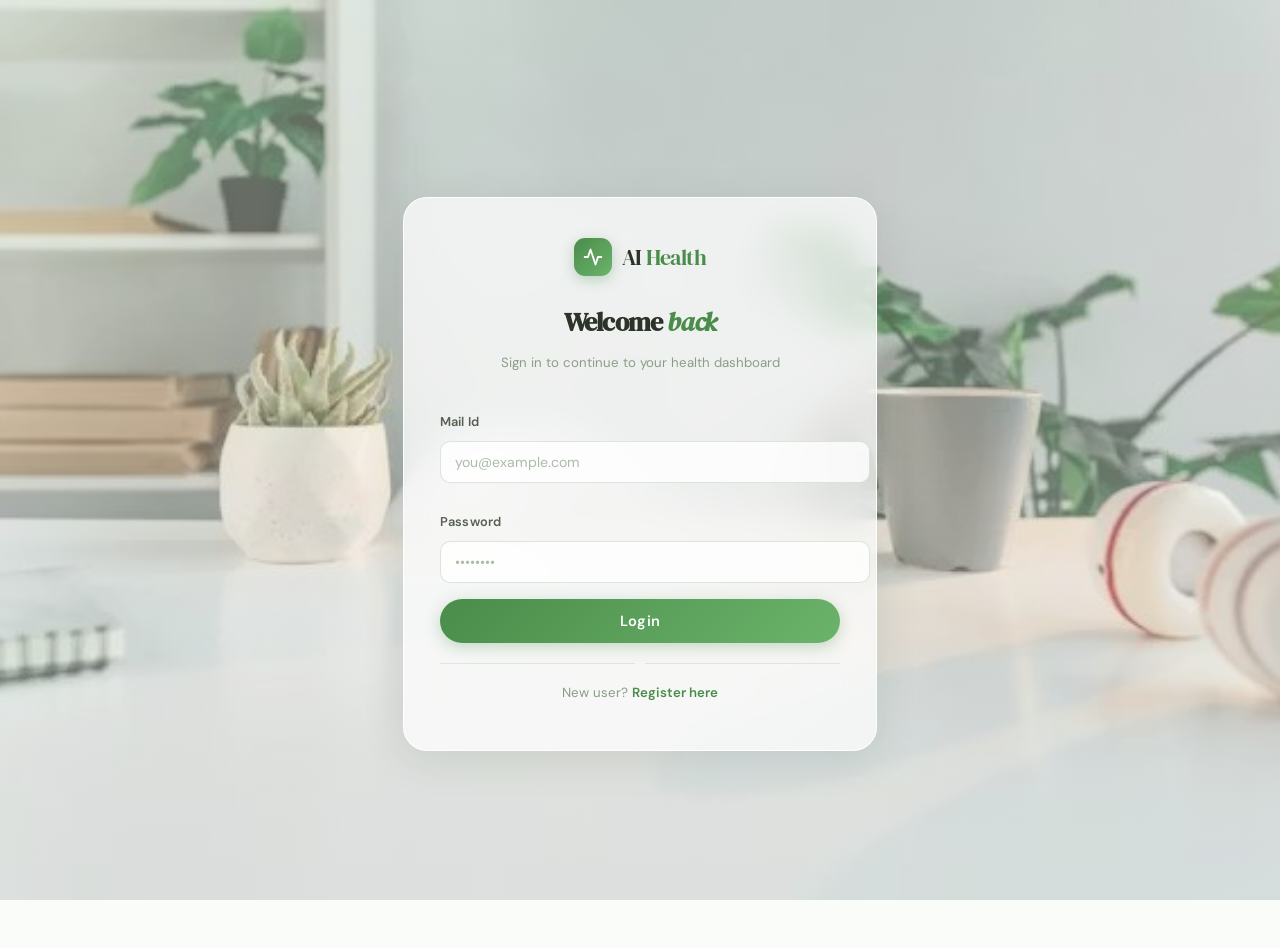
<file: frontend/index.html>
<!DOCTYPE html>
<html>
<head>
    <title>Login</title>
    <link rel="stylesheet" href="style.css">
    <link href="https://fonts.googleapis.com/css2?family=DM+Serif+Display:ital@0;1&family=DM+Sans:opsz,wght@9..40,300;9..40,400;9..40,500;9..40,600&display=swap" rel="stylesheet"/>
    <style>
    html, body { height: 100%; font-family: 'DM Sans', sans-serif; }
.login-bg { position: fixed; inset: 0; z-index: 0; background: linear-gradient(140deg, rgba(215,228,212,0.50) 0%, rgba(232,238,229,0.35) 45%, rgba(228,233,227,0.48) 100%),
url('[data-uri]') center/cover no-repeat fixed; }
.login-wrap {
  position: relative; z-index: 1;
  min-height: 100vh; display: flex;
  align-items: center; justify-content: center;
  padding: 24px;
}
.login-card {
  width: 100%; max-width: 400px;
  background: rgba(255,255,255,0.72);
  backdrop-filter: blur(18px); -webkit-backdrop-filter: blur(18px);
  border: 1px solid rgba(255,255,255,0.92);
  border-radius: 24px;
  box-shadow: 0 8px 40px rgba(60,80,55,0.13);
  padding: 40px 36px 36px;
  animation: fadeUp 0.45s ease both;
}
.login-brand {
  display: flex; align-items: center; justify-content: center;
  gap: 10px; margin-bottom: 28px;
}
.login-brand-icon {
  width: 38px; height: 38px;
  background: linear-gradient(135deg, #4a8c4a, #6bb36b);
  border-radius: 11px; display: flex; align-items: center; justify-content: center;
  box-shadow: 0 4px 14px rgba(74,140,74,0.32);
}
.login-brand-name {
  font-family: 'DM Serif Display', serif;
  font-size: 1.4rem; letter-spacing: -0.02em; color: #2c3328;
}
.login-brand-name span { color: #4a8c4a; }
.login-title {
  font-family: 'DM Serif Display', serif;
  font-size: 1.65rem; letter-spacing: -0.03em; color: #2c3328;
  text-align: center; margin-bottom: 6px;
}
.login-title em { color: #4a8c4a; font-style: italic; }
.login-sub {
  font-size: 0.83rem; color: #8a9e86;
  text-align: center; margin-bottom: 28px;
}
.login-field { display: flex; flex-direction: column; gap: 5px; margin-bottom: 16px; }
.login-field label {
  font-size: 0.8rem; font-weight: 600; color: #556052; letter-spacing: 0.01em;
}
.login-field input {
  padding: 11px 14px;
  border: 1.5px solid rgba(168,196,162,0.40);
  border-radius: 10px;
  background: rgba(255,255,255,0.80);
  font-family: 'DM Sans', sans-serif; font-size: 0.88rem; color: #2c3328;
  outline: none; transition: border-color 0.2s, box-shadow 0.2s;
}
.login-field input::placeholder { color: rgba(138,158,134,0.7); }
.login-field input:focus {
  border-color: #4a8c4a;
  box-shadow: 0 0 0 3px rgba(74,140,74,0.10);
  background: #fff;
}
.login-btn {
  width: 100%; padding: 12px 0; border: none; border-radius: 30px;
  background: linear-gradient(135deg, #4a8c4a, #6bb36b);
  color: #fff; font-family: 'DM Sans', sans-serif;
  font-size: 0.92rem; font-weight: 600; letter-spacing: 0.02em;
  cursor: pointer; box-shadow: 0 4px 16px rgba(74,140,74,0.30);
  transition: all 0.22s ease; margin-top: 6px;
}
.login-btn:hover { box-shadow: 0 6px 22px rgba(74,140,74,0.40); transform: translateY(-1px); filter: brightness(1.04); }
.login-btn:active { transform: translateY(0); }
.login-footer {
  text-align: center; font-size: 0.83rem;
  color: #8a9e86; margin-top: 20px;
}
.login-footer a { color: #4a8c4a; font-weight: 600; text-decoration: none; }
.login-footer a:hover { text-decoration: underline; }
.divider {
  display: flex; align-items: center; gap: 10px; margin: 20px 0 0;
}
.divider::before, .divider::after {
  content: ''; flex: 1; height: 1px; background: rgba(168,196,162,0.30);
}
@keyframes fadeUp { from { opacity: 0; transform: translateY(14px); } to { opacity: 1; transform: translateY(0); } }
    </style>
</head>
<body>

<div class="login-bg"></div>

<div class="login-wrap">
  <div class="login-card">

    <!-- brand -->
    <div class="login-brand">
      <div class="login-brand-icon">
        <svg width="20" height="20" viewBox="0 0 24 24" fill="none" stroke="white" stroke-width="2.2" stroke-linecap="round" stroke-linejoin="round"><path d="M22 12h-4l-3 9L9 3l-3 9H2"/></svg>
      </div>
      <span class="login-brand-name">AI <span>Health</span></span>
    </div>

    <h2 class="login-title">Welcome <em>back</em></h2>
    <p class="login-sub">Sign in to continue to your health dashboard</p>

    <!-- original fields — ids unchanged -->
    <div class="login-field">
      <label>Mail Id</label>
      <input id="email" placeholder="you@example.com" type="email"/>
    </div>

    <div class="login-field">
      <label>Password</label>
      <input id="password" type="password" placeholder="••••••••"/>
    </div>

    <button class="login-btn" onclick="login()">Login</button>

    <div class="divider"></div>

    <p class="login-footer">
      New user? <a href="register.html">Register here</a>
    </p>

  </div>
</div>

<script src="script.js"></script>
</body>
</html>
</file>
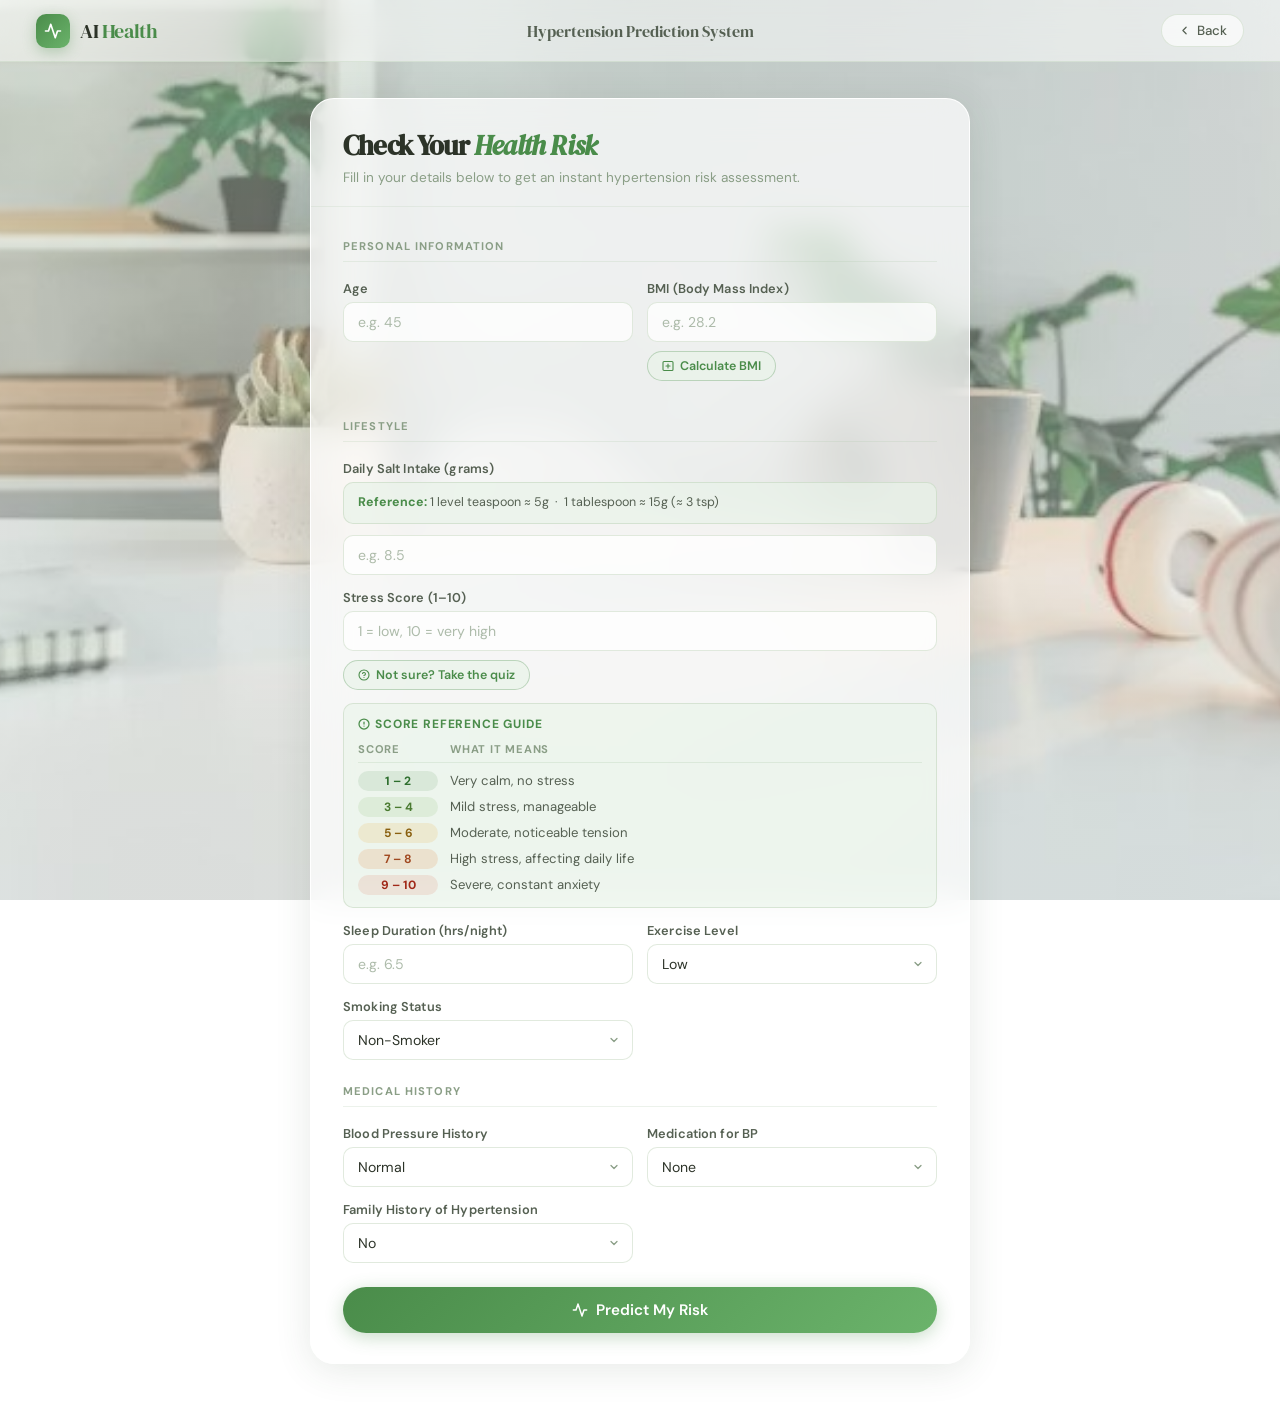
<file: frontend/predict.html>
<!DOCTYPE html>
<html>
<head>
<title>Hypertension Prediction — AI Health</title>
<link href="https://fonts.googleapis.com/css2?family=DM+Serif+Display:ital@0;1&family=DM+Sans:opsz,wght@9..40,300;9..40,400;9..40,500;9..40,600&display=swap" rel="stylesheet"/>
<style>
*, *::before, *::after { box-sizing: border-box; margin: 0; padding: 0; }
:root {
  --green:      #4a8c4a;
  --green-lt:   #6bb36b;
  --green-pale: #e8f3e8;
  --text-dark:  #2c3328;
  --text-mid:   #556052;
  --text-light: #8a9e86;
  --danger:     #c05540;
  --radius:     18px;
  --radius-sm:  10px;
}
html, body { min-height: 100%; font-family: 'DM Sans', sans-serif; color: var(--text-dark); }
.bg { position: fixed; inset: 0; z-index: 0; background: linear-gradient(140deg, rgba(215,228,212,0.50) 0%, rgba(232,238,229,0.35) 45%, rgba(228,233,227,0.48) 100%),
url('[data-uri]') center/cover no-repeat fixed; }

/* ── TOPBAR ─────────────────────────────────── */
.topbar {
  position: sticky; top: 0; z-index: 100;
  height: 62px; display: flex; align-items: center; justify-content: space-between;
  padding: 0 36px;
  background: rgba(255,255,255,0.50);
  backdrop-filter: blur(20px); -webkit-backdrop-filter: blur(20px);
  border-bottom: 1px solid rgba(168,196,162,0.28);
}
.brand { display: flex; align-items: center; gap: 10px; }
.brand-icon {
  width: 34px; height: 34px; background: linear-gradient(135deg, #4a8c4a, #6bb36b);
  border-radius: 10px; display: flex; align-items: center; justify-content: center;
  box-shadow: 0 4px 14px rgba(74,140,74,0.32);
}
.brand-name { font-family: 'DM Serif Display', serif; font-size: 1.25rem; letter-spacing: -0.02em; color: var(--text-dark); }
.brand-name span { color: var(--green); }
.topbar-center {
  position: absolute; left: 50%; transform: translateX(-50%);
  font-family: 'DM Serif Display', serif; font-size: 1rem;
  color: var(--text-mid); pointer-events: none; white-space: nowrap;
}
.back-btn {
  display: flex; align-items: center; gap: 6px; padding: 7px 16px;
  border: 1px solid rgba(168,196,162,0.35); border-radius: 30px;
  background: rgba(255,255,255,0.65); color: var(--text-mid);
  font-family: 'DM Sans', sans-serif; font-size: 0.83rem; font-weight: 500;
  cursor: pointer; transition: all 0.2s;
}
.back-btn:hover { background: var(--green-pale); color: var(--green); border-color: rgba(74,140,74,0.2); }

/* ── PAGE ───────────────────────────────────── */
.page { position: relative; z-index: 1; display: flex; flex-direction: column; min-height: 100vh; }
.scroll-body { flex: 1; padding: 36px 24px 56px; display: flex; justify-content: center; }
.form-card {
  width: 100%; max-width: 660px;
  background: rgba(255,255,255,0.70);
  backdrop-filter: blur(18px); -webkit-backdrop-filter: blur(18px);
  border: 1px solid rgba(255,255,255,0.92); border-radius: 24px;
  box-shadow: 0 6px 36px rgba(60,80,55,0.12); overflow: hidden;
  animation: fadeUp 0.45s ease both;
}
.form-head { padding: 28px 32px 20px; border-bottom: 1px solid rgba(168,196,162,0.18); }
.form-head h1 { font-family: 'DM Serif Display', serif; font-size: 1.7rem; letter-spacing: -0.03em; color: var(--text-dark); }
.form-head h1 em { color: var(--green); font-style: italic; }
.form-head p { font-size: 0.85rem; color: var(--text-light); margin-top: 5px; }
.form-body { padding: 26px 32px 30px; display: flex; flex-direction: column; gap: 18px; }

/* ── SECTION LABEL ──────────────────────────── */
.section-label {
  font-size: 0.7rem; font-weight: 700; text-transform: uppercase;
  letter-spacing: 0.1em; color: var(--text-light);
  padding-bottom: 8px; border-bottom: 1px solid rgba(168,196,162,0.22); margin-top: 6px;
}

/* ── FIELDS ─────────────────────────────────── */
.field-grid { display: grid; grid-template-columns: 1fr 1fr; gap: 14px; }
.field-full  { grid-column: 1 / -1; }
.field { display: flex; flex-direction: column; gap: 5px; }
.field label { font-size: 0.8rem; font-weight: 600; color: var(--text-mid); letter-spacing: 0.01em; }
.field input, .field select {
  padding: 10px 14px; border: 1.5px solid rgba(168,196,162,0.35); border-radius: var(--radius-sm);
  background: rgba(255,255,255,0.75); font-family: 'DM Sans', sans-serif;
  font-size: 0.88rem; color: var(--text-dark); outline: none; appearance: none; -webkit-appearance: none;
  transition: border-color 0.2s, box-shadow 0.2s;
}
.field input::placeholder { color: rgba(138,158,134,0.7); }
.field input:focus, .field select:focus {
  border-color: var(--green); box-shadow: 0 0 0 3px rgba(74,140,74,0.10); background: #fff;
}
.field select {
  background-image: url("data:image/svg+xml,%3Csvg xmlns='http://www.w3.org/2000/svg' width='12' height='12' viewBox='0 0 24 24' fill='none' stroke='%238a9e86' stroke-width='2.5' stroke-linecap='round' stroke-linejoin='round'%3E%3Cpolyline points='6 9 12 15 18 9'/%3E%3C/svg%3E");
  background-repeat: no-repeat; background-position: right 12px center; padding-right: 34px; cursor: pointer;
}

/* ── HINT BOX ───────────────────────────────── */
.hint-box {
  background: rgba(232,243,232,0.7); border: 1px solid rgba(168,196,162,0.35);
  border-radius: var(--radius-sm); padding: 10px 14px;
  font-size: 0.78rem; color: var(--text-mid); line-height: 1.6;
}
.hint-box b { color: var(--green); }

/* ── CALCULATOR TRIGGER BUTTONS ─────────────── */
.calc-trigger {
  display: inline-flex; align-items: center; gap: 6px;
  padding: 6px 14px; border-radius: 20px; border: 1.5px solid rgba(74,140,74,0.30);
  background: rgba(232,243,232,0.70); color: var(--green);
  font-family: 'DM Sans', sans-serif; font-size: 0.78rem; font-weight: 600;
  cursor: pointer; transition: all 0.2s; margin-top: 4px; align-self: flex-start;
}
.calc-trigger:hover { background: var(--green-pale); border-color: var(--green); box-shadow: 0 2px 10px rgba(74,140,74,0.15); }

/* ── INLINE PANEL (BMI & Stress Quiz) ──────── */
.inline-panel {
  display: none; margin-top: 10px;
  background: rgba(232,243,232,0.55);
  border: 1.5px solid rgba(168,196,162,0.40);
  border-radius: var(--radius-sm); overflow: hidden;
}
.inline-panel.open { display: block; animation: fadeUp 0.3s ease both; }
.panel-head {
  display: flex; align-items: center; justify-content: space-between;
  padding: 12px 16px; background: rgba(74,140,74,0.08);
  border-bottom: 1px solid rgba(168,196,162,0.25);
}
.panel-head-title { font-size: 0.8rem; font-weight: 700; color: var(--green); text-transform: uppercase; letter-spacing: 0.07em; display: flex; align-items: center; gap: 6px; }
.panel-close {
  width: 24px; height: 24px; border-radius: 50%; border: none;
  background: rgba(192,85,64,0.10); color: var(--danger);
  font-size: 0.9rem; cursor: pointer; display: flex; align-items: center; justify-content: center;
  transition: background 0.2s;
}
.panel-close:hover { background: rgba(192,85,64,0.20); }
.panel-body { padding: 16px; }

/* ── BMI CALCULATOR ─────────────────────────── */
.bmi-row { display: grid; grid-template-columns: 1fr 1fr; gap: 10px; margin-bottom: 10px; }
.bmi-field { display: flex; flex-direction: column; gap: 4px; }
.bmi-field label { font-size: 0.75rem; font-weight: 600; color: var(--text-mid); }
.bmi-field input {
  padding: 8px 12px; border: 1.5px solid rgba(168,196,162,0.35); border-radius: 8px;
  background: rgba(255,255,255,0.80); font-family: 'DM Sans', sans-serif;
  font-size: 0.85rem; color: var(--text-dark); outline: none;
}
.bmi-field input:focus { border-color: var(--green); background: #fff; }
.unit-toggle { display: flex; gap: 6px; margin-bottom: 12px; }
.unit-btn {
  padding: 4px 12px; border-radius: 20px; border: 1.5px solid rgba(168,196,162,0.35);
  background: rgba(255,255,255,0.6); font-family: 'DM Sans', sans-serif;
  font-size: 0.75rem; font-weight: 600; color: var(--text-mid); cursor: pointer; transition: all 0.2s;
}
.unit-btn.active { background: var(--green); color: #fff; border-color: var(--green); }
.bmi-calc-btn {
  width: 100%; padding: 9px 0; border: none; border-radius: 20px;
  background: linear-gradient(135deg, #4a8c4a, #6bb36b); color: #fff;
  font-family: 'DM Sans', sans-serif; font-size: 0.85rem; font-weight: 600;
  cursor: pointer; box-shadow: 0 3px 10px rgba(74,140,74,0.25); transition: all 0.2s;
}
.bmi-calc-btn:hover { filter: brightness(1.05); transform: translateY(-1px); }
.bmi-result {
  display: none; margin-top: 12px; padding: 12px 14px; border-radius: 8px;
  font-size: 0.82rem; text-align: center; font-weight: 600;
}
.bmi-result.show { display: block; animation: fadeUp 0.3s ease both; }
.bmi-result.underweight { background: rgba(91,158,207,0.12); color: #3a7aaa; border: 1px solid rgba(91,158,207,0.3); }
.bmi-result.normal      { background: rgba(74,140,74,0.10);  color: #2d6e2d; border: 1px solid rgba(74,140,74,0.3); }
.bmi-result.overweight  { background: rgba(232,184,78,0.15); color: #8a6010; border: 1px solid rgba(232,184,78,0.35); }
.bmi-result.obese       { background: rgba(224,112,80,0.10); color: #9a3820; border: 1px solid rgba(224,112,80,0.3); }
.bmi-result .bmi-num    { font-family: 'DM Serif Display', serif; font-size: 1.5rem; display: block; margin-bottom: 2px; }
.bmi-use-btn {
  margin-top: 8px; padding: 5px 16px; border-radius: 20px;
  border: 1.5px solid currentColor; background: transparent;
  font-family: 'DM Sans', sans-serif; font-size: 0.75rem; font-weight: 700;
  cursor: pointer; transition: all 0.2s; color: inherit;
}
.bmi-use-btn:hover { opacity: 0.75; }

/* ── STRESS QUIZ ─────────────────────────────── */
.quiz-progress { display: flex; gap: 4px; margin-bottom: 14px; }
.quiz-dot {
  flex: 1; height: 4px; border-radius: 99px;
  background: rgba(168,196,162,0.3); transition: background 0.3s;
}
.quiz-dot.done { background: var(--green); }
.quiz-dot.active { background: var(--green-lt); }

.quiz-question { font-size: 0.88rem; font-weight: 600; color: var(--text-dark); margin-bottom: 12px; line-height: 1.45; }
.quiz-options { display: flex; flex-direction: column; gap: 7px; margin-bottom: 14px; }
.quiz-opt {
  display: flex; align-items: center; gap: 10px;
  padding: 9px 14px; border-radius: 8px;
  border: 1.5px solid rgba(168,196,162,0.35);
  background: rgba(255,255,255,0.65); cursor: pointer;
  font-size: 0.83rem; color: var(--text-mid);
  transition: all 0.18s;
}
.quiz-opt:hover { background: rgba(232,243,232,0.8); border-color: rgba(74,140,74,0.3); color: var(--green); }
.quiz-opt.selected { background: rgba(74,140,74,0.10); border-color: var(--green); color: var(--green); font-weight: 600; }
.quiz-opt-dot {
  width: 16px; height: 16px; border-radius: 50%; border: 2px solid rgba(168,196,162,0.5);
  flex-shrink: 0; transition: all 0.18s;
}
.quiz-opt.selected .quiz-opt-dot { background: var(--green); border-color: var(--green); }

.quiz-nav { display: flex; justify-content: space-between; align-items: center; }
.quiz-nav-btn {
  padding: 7px 18px; border-radius: 20px; border: none;
  font-family: 'DM Sans', sans-serif; font-size: 0.82rem; font-weight: 600; cursor: pointer; transition: all 0.2s;
}
.quiz-nav-btn.prev { background: rgba(255,255,255,0.7); color: var(--text-mid); border: 1.5px solid rgba(168,196,162,0.35); }
.quiz-nav-btn.next { background: linear-gradient(135deg, #4a8c4a, #6bb36b); color: #fff; box-shadow: 0 3px 10px rgba(74,140,74,0.25); }
.quiz-nav-btn:disabled { opacity: 0.4; cursor: not-allowed; }
.quiz-counter { font-size: 0.75rem; color: var(--text-light); font-weight: 600; }

.quiz-result {
  display: none; text-align: center; padding: 16px 10px;
}
.quiz-result.show { display: block; animation: fadeUp 0.3s ease both; }
.quiz-score-circle {
  width: 72px; height: 72px; border-radius: 50%;
  display: flex; align-items: center; justify-content: center;
  margin: 0 auto 10px; font-family: 'DM Serif Display', serif; font-size: 1.6rem;
}
.quiz-score-label { font-size: 0.85rem; font-weight: 600; margin-bottom: 4px; }
.quiz-score-desc  { font-size: 0.78rem; color: var(--text-mid); margin-bottom: 12px; }
.quiz-use-btn {
  padding: 8px 22px; border-radius: 20px; border: none;
  background: linear-gradient(135deg, #4a8c4a, #6bb36b); color: #fff;
  font-family: 'DM Sans', sans-serif; font-size: 0.82rem; font-weight: 600;
  cursor: pointer; box-shadow: 0 3px 10px rgba(74,140,74,0.25); transition: all 0.2s; margin-right: 8px;
}
.quiz-use-btn:hover { filter: brightness(1.05); transform: translateY(-1px); }
.quiz-retry-btn {
  padding: 8px 18px; border-radius: 20px;
  border: 1.5px solid rgba(168,196,162,0.45); background: rgba(255,255,255,0.7);
  color: var(--text-mid); font-family: 'DM Sans', sans-serif; font-size: 0.82rem; font-weight: 600;
  cursor: pointer; transition: all 0.2s;
}
.quiz-retry-btn:hover { background: var(--green-pale); color: var(--green); }

/* ── STRESS REFERENCE CARD ──────────────────── */
.stress-ref {
  margin-top: 8px; background: rgba(232,243,232,0.60);
  border: 1px solid rgba(168,196,162,0.35); border-radius: var(--radius-sm); padding: 12px 14px;
}
.stress-ref-title {
  display: flex; align-items: center; gap: 5px;
  font-size: 0.75rem; font-weight: 700; text-transform: uppercase;
  letter-spacing: 0.07em; color: var(--green); margin-bottom: 10px;
}
.stress-table { display: flex; flex-direction: column; gap: 6px; }
.sr-row { display: grid; grid-template-columns: 80px 1fr; align-items: center; gap: 12px; font-size: 0.82rem; color: var(--text-mid); }
.sr-head { font-size: 0.7rem; font-weight: 700; text-transform: uppercase; letter-spacing: 0.07em; color: var(--text-light); padding-bottom: 6px; border-bottom: 1px solid rgba(168,196,162,0.25); margin-bottom: 2px; }
.sr-badge { display: inline-block; padding: 2px 10px; border-radius: 20px; font-size: 0.75rem; font-weight: 700; text-align: center; white-space: nowrap; }
.sr-badge.calm     { background: rgba(74,140,74,0.12);  color: #2d6e2d; }
.sr-badge.mild     { background: rgba(130,190,100,0.15); color: #4a7a30; }
.sr-badge.moderate { background: rgba(232,184,78,0.18);  color: #8a6010; }
.sr-badge.high     { background: rgba(224,140,70,0.18);  color: #a04820; }
.sr-badge.severe   { background: rgba(220,80,60,0.12);   color: #a02818; }

/* ── PREDICT BUTTON ─────────────────────────── */
.predict-btn {
  width: 100%; padding: 13px 0; border: none; border-radius: 30px;
  background: linear-gradient(135deg, #4a8c4a, #6bb36b); color: #fff;
  font-family: 'DM Sans', sans-serif; font-size: 0.95rem; font-weight: 600;
  cursor: pointer; box-shadow: 0 4px 18px rgba(74,140,74,0.30);
  transition: all 0.22s ease; margin-top: 6px;
  display: flex; align-items: center; justify-content: center; gap: 8px;
}
.predict-btn:hover { box-shadow: 0 6px 24px rgba(74,140,74,0.40); transform: translateY(-2px); filter: brightness(1.04); }
.predict-btn:active { transform: translateY(0); }

/* ── RESULT ─────────────────────────────────── */
#result { display: none; border-radius: var(--radius-sm); padding: 18px 20px; font-size: 0.88rem; line-height: 1.7; font-weight: 500; white-space: pre-wrap; animation: fadeUp 0.35s ease both; }
#result.show    { display: block; }
#result.loading { background: rgba(232,243,232,0.6); border: 1px solid rgba(168,196,162,0.35); color: var(--text-mid); }
#result.high    { background: rgba(224,112,80,0.08);  border: 1.5px solid rgba(224,112,80,0.30); color: #9a3820; }
#result.low     { background: rgba(74,140,74,0.08);   border: 1.5px solid rgba(74,140,74,0.30); color: #2d5e2d; }
#result.error   { background: rgba(192,85,64,0.07);   border: 1.5px solid rgba(192,85,64,0.30); color: var(--danger); }
.result-header  { display: flex; align-items: center; gap: 10px; margin-bottom: 8px; }
.result-icon    { font-size: 1.4rem; }
.result-title   { font-family: 'DM Serif Display', serif; font-size: 1.1rem; }

@keyframes fadeUp { from { opacity: 0; transform: translateY(12px); } to { opacity: 1; transform: translateY(0); } }
</style>
</head>
<body>
<div class="bg"></div>
<div class="page">

  <!-- TOPBAR -->
  <nav class="topbar">
    <div class="brand">
      <div class="brand-icon">
        <svg width="18" height="18" viewBox="0 0 24 24" fill="none" stroke="white" stroke-width="2.2" stroke-linecap="round" stroke-linejoin="round"><path d="M22 12h-4l-3 9L9 3l-3 9H2"/></svg>
      </div>
      <span class="brand-name">AI <span>Health</span></span>
    </div>
    <span class="topbar-center">Hypertension Prediction System</span>
    <button class="back-btn" onclick="window.location.href='user.html'">
      <svg width="13" height="13" viewBox="0 0 24 24" fill="none" stroke="currentColor" stroke-width="2.2" stroke-linecap="round" stroke-linejoin="round"><polyline points="15 18 9 12 15 6"/></svg>
      Back
    </button>
  </nav>

  <div class="scroll-body">
    <div class="form-card">
      <div class="form-head">
        <h1>Check Your <em>Health Risk</em></h1>
        <p>Fill in your details below to get an instant hypertension risk assessment.</p>
      </div>

      <div class="form-body">

        <!-- ── PERSONAL INFO ─────────────────── -->
        <div class="section-label">Personal Information</div>
        <div class="field-grid">
          <div class="field">
            <label>Age</label>
            <input id="Age" placeholder="e.g. 45" type="number"/>
          </div>

          <!-- BMI FIELD + CALCULATOR -->
          <div class="field">
            <label>BMI (Body Mass Index)</label>
            <input id="BMI" placeholder="e.g. 28.2" type="number" step="0.1"/>
            <button class="calc-trigger" type="button" onclick="toggleBMI()">
              <svg width="12" height="12" viewBox="0 0 24 24" fill="none" stroke="currentColor" stroke-width="2.2" stroke-linecap="round" stroke-linejoin="round"><rect x="2" y="3" width="20" height="18" rx="2"/><line x1="8" y1="12" x2="16" y2="12"/><line x1="12" y1="8" x2="12" y2="16"/></svg>
              Calculate BMI
            </button>
          </div>

          <!-- BMI PANEL spans full width -->
          <div class="field-full">
            <div class="inline-panel" id="bmiPanel">
              <div class="panel-head">
                <span class="panel-head-title">
                  <svg width="13" height="13" viewBox="0 0 24 24" fill="none" stroke="currentColor" stroke-width="2.2" stroke-linecap="round" stroke-linejoin="round"><rect x="2" y="3" width="20" height="18" rx="2"/><line x1="8" y1="12" x2="16" y2="12"/><line x1="12" y1="8" x2="12" y2="16"/></svg>
                  BMI Calculator
                </span>
                <button class="panel-close" onclick="toggleBMI()">✕</button>
              </div>
              <div class="panel-body">
                <div class="unit-toggle">
                  <button class="unit-btn active" id="btnMetric" onclick="setUnit('metric')">Metric (kg / cm)</button>
                  <button class="unit-btn" id="btnImperial" onclick="setUnit('imperial')">Imperial (lbs / in)</button>
                </div>
                <div class="bmi-row" id="metricFields">
                  <div class="bmi-field"><label>Weight (kg)</label><input id="bmiWeightKg" type="number" step="0.1" placeholder="e.g. 70"/></div>
                  <div class="bmi-field"><label>Height (cm)</label><input id="bmiHeightCm" type="number" step="0.1" placeholder="e.g. 170"/></div>
                </div>
                <div class="bmi-row" id="imperialFields" style="display:none">
                  <div class="bmi-field"><label>Weight (lbs)</label><input id="bmiWeightLb" type="number" step="0.1" placeholder="e.g. 154"/></div>
                  <div class="bmi-field"><label>Height (in)</label><input id="bmiHeightIn" type="number" step="0.1" placeholder="e.g. 67"/></div>
                </div>
                <button class="bmi-calc-btn" onclick="calcBMI()">Calculate</button>
                <div class="bmi-result" id="bmiResult">
                  <span class="bmi-num" id="bmiNum">—</span>
                  <span id="bmiCat">—</span>
                  <br/>
                  <button class="bmi-use-btn" onclick="useBMI()">✓ Use this value</button>
                </div>
              </div>
            </div>
          </div>
        </div>

        <!-- ── LIFESTYLE ──────────────────────── -->
        <div class="section-label">Lifestyle</div>
        <div class="field-grid">

          <div class="field field-full">
            <label>Daily Salt Intake (grams)</label>
            <div class="hint-box"><b>Reference:</b> 1 level teaspoon ≈ 5g &nbsp;·&nbsp; 1 tablespoon ≈ 15g (≈ 3 tsp)</div>
            <input id="Salt_Intake" placeholder="e.g. 8.5" type="number" step="0.1" style="margin-top:6px"/>
          </div>

          <!-- STRESS FIELD + QUIZ -->
          <div class="field field-full">
            <label>Stress Score (1–10)</label>
            <input id="Stress_Score" placeholder="1 = low, 10 = very high" type="number" min="1" max="10"/>
            <button class="calc-trigger" type="button" onclick="toggleQuiz()">
              <svg width="12" height="12" viewBox="0 0 24 24" fill="none" stroke="currentColor" stroke-width="2.2" stroke-linecap="round" stroke-linejoin="round"><circle cx="12" cy="12" r="10"/><path d="M9.09 9a3 3 0 0 1 5.83 1c0 2-3 3-3 3"/><line x1="12" y1="17" x2="12.01" y2="17"/></svg>
              Not sure? Take the quiz
            </button>

            <!-- STRESS QUIZ PANEL -->
            <div class="inline-panel" id="stressPanel">
              <div class="panel-head">
                <span class="panel-head-title">
                  <svg width="13" height="13" viewBox="0 0 24 24" fill="none" stroke="currentColor" stroke-width="2.2" stroke-linecap="round" stroke-linejoin="round"><circle cx="12" cy="12" r="10"/><path d="M9.09 9a3 3 0 0 1 5.83 1c0 2-3 3-3 3"/><line x1="12" y1="17" x2="12.01" y2="17"/></svg>
                  Stress Level Quiz
                </span>
                <button class="panel-close" onclick="toggleQuiz()">✕</button>
              </div>
              <div class="panel-body">
                <div class="quiz-progress" id="quizProgress"></div>
                <!-- Question view -->
                <div id="quizQuestionView">
                  <div class="quiz-question" id="quizQ"></div>
                  <div class="quiz-options" id="quizOpts"></div>
                  <div class="quiz-nav">
                    <button class="quiz-nav-btn prev" id="quizPrev" onclick="quizNav(-1)">← Prev</button>
                    <span class="quiz-counter" id="quizCounter"></span>
                    <button class="quiz-nav-btn next" id="quizNext" onclick="quizNav(1)">Next →</button>
                  </div>
                </div>
                <!-- Result view -->
                <div class="quiz-result" id="quizResultView">
                  <div class="quiz-score-circle" id="quizCircle"></div>
                  <div class="quiz-score-label" id="quizScoreLabel"></div>
                  <div class="quiz-score-desc"  id="quizScoreDesc"></div>
                  <button class="quiz-use-btn"   onclick="useStressScore()">✓ Use this score</button>
                  <button class="quiz-retry-btn" onclick="retryQuiz()">↺ Retake</button>
                </div>
              </div>
            </div>

            <!-- REFERENCE TABLE (always visible below) -->
            <div class="stress-ref">
              <div class="stress-ref-title">
                <svg width="12" height="12" viewBox="0 0 24 24" fill="none" stroke="currentColor" stroke-width="2.5" stroke-linecap="round" stroke-linejoin="round"><circle cx="12" cy="12" r="10"/><line x1="12" y1="8" x2="12" y2="12"/><line x1="12" y1="16" x2="12.01" y2="16"/></svg>
                Score Reference Guide
              </div>
              <div class="stress-table">
                <div class="sr-row sr-head"><span>Score</span><span>What it means</span></div>
                <div class="sr-row"><span class="sr-badge calm">1 – 2</span><span>Very calm, no stress</span></div>
                <div class="sr-row"><span class="sr-badge mild">3 – 4</span><span>Mild stress, manageable</span></div>
                <div class="sr-row"><span class="sr-badge moderate">5 – 6</span><span>Moderate, noticeable tension</span></div>
                <div class="sr-row"><span class="sr-badge high">7 – 8</span><span>High stress, affecting daily life</span></div>
                <div class="sr-row"><span class="sr-badge severe">9 – 10</span><span>Severe, constant anxiety</span></div>
              </div>
            </div>
          </div>

          <div class="field">
            <label>Sleep Duration (hrs/night)</label>
            <input id="Sleep_Duration" placeholder="e.g. 6.5" type="number" step="0.5"/>
          </div>
          <div class="field">
            <label>Exercise Level</label>
            <select id="Exercise_Level">
              <option value="Low">Low</option>
              <option value="Medium">Medium</option>
              <option value="High">High</option>
            </select>
          </div>
          <div class="field">
            <label>Smoking Status</label>
            <select id="Smoking_Status">
              <option value="Non-Smoker">Non-Smoker</option>
              <option value="Smoker">Smoker</option>
            </select>
          </div>

        </div>

        <!-- ── MEDICAL HISTORY ────────────────── -->
        <div class="section-label">Medical History</div>
        <div class="field-grid">
          <div class="field">
            <label>Blood Pressure History</label>
            <select id="BP_History">
              <option value="Normal">Normal</option>
              <option value="High">High</option>
            </select>
          </div>
          <div class="field">
            <label>Medication for BP</label>
            <select id="Medication">
              <option value="None">None</option>
              <option value="Yes">Yes</option>
            </select>
          </div>
          <div class="field">
            <label>Family History of Hypertension</label>
            <select id="Family_History">
              <option value="No">No</option>
              <option value="Yes">Yes</option>
            </select>
          </div>
        </div>

        <!-- ── PREDICT BUTTON ─────────────────── -->
        <button class="predict-btn" type="button" onclick="predict()">
          <svg width="16" height="16" viewBox="0 0 24 24" fill="none" stroke="currentColor" stroke-width="2.2" stroke-linecap="round" stroke-linejoin="round"><path d="M22 12h-4l-3 9L9 3l-3 9H2"/></svg>
          Predict My Risk
        </button>

        <!-- ── RESULT ──────────────────────────── -->
        <div id="result"></div>

      </div>
    </div>
  </div>
</div>

<script>
/* ═══════════════════════════════════════════════
   BMI CALCULATOR
═══════════════════════════════════════════════ */
let bmiUnit = 'metric';
let bmiValue = null;

function toggleBMI() {
  const p = document.getElementById('bmiPanel');
  p.classList.toggle('open');
  if (p.classList.contains('open')) document.getElementById('stressPanel').classList.remove('open');
}

function setUnit(u) {
  bmiUnit = u;
  document.getElementById('metricFields').style.display   = u === 'metric'   ? 'grid' : 'none';
  document.getElementById('imperialFields').style.display = u === 'imperial' ? 'grid' : 'none';
  document.getElementById('btnMetric').classList.toggle('active',   u === 'metric');
  document.getElementById('btnImperial').classList.toggle('active', u === 'imperial');
  document.getElementById('bmiResult').className = 'bmi-result';
}

function calcBMI() {
  let bmi;
  if (bmiUnit === 'metric') {
    const w = parseFloat(document.getElementById('bmiWeightKg').value);
    const h = parseFloat(document.getElementById('bmiHeightCm').value) / 100;
    if (!w || !h) { alert('Please enter weight and height.'); return; }
    bmi = w / (h * h);
  } else {
    const w = parseFloat(document.getElementById('bmiWeightLb').value);
    const h = parseFloat(document.getElementById('bmiHeightIn').value);
    if (!w || !h) { alert('Please enter weight and height.'); return; }
    bmi = (w / (h * h)) * 703;
  }
  bmiValue = Math.round(bmi * 10) / 10;
  let cat, cls;
  if      (bmi < 18.5) { cat = '🔵 Underweight';  cls = 'underweight'; }
  else if (bmi < 25)   { cat = '🟢 Normal weight'; cls = 'normal'; }
  else if (bmi < 30)   { cat = '🟡 Overweight';    cls = 'overweight'; }
  else                 { cat = '🔴 Obese';          cls = 'obese'; }
  document.getElementById('bmiNum').textContent  = bmiValue;
  document.getElementById('bmiCat').textContent  = cat;
  document.getElementById('bmiResult').className = 'bmi-result show ' + cls;
}

function useBMI() {
  if (bmiValue) {
    document.getElementById('BMI').value = bmiValue;
    document.getElementById('bmiPanel').classList.remove('open');
  }
}

/* ═══════════════════════════════════════════════
   STRESS LEVEL QUIZ
═══════════════════════════════════════════════ */
const QUESTIONS = [
  {
    q: "How often have you felt overwhelmed or unable to cope with things in the past week?",
    opts: ["Never", "Rarely", "Sometimes", "Often", "Almost always"],
    scores: [0, 1, 2, 3, 4]
  },
  {
    q: "How often have you felt nervous, anxious or on edge recently?",
    opts: ["Not at all", "Several days", "More than half the days", "Nearly every day"],
    scores: [0, 1, 3, 4]
  },
  {
    q: "How well are you sleeping lately?",
    opts: ["Very well", "Fairly well", "Poorly — trouble falling asleep", "Very poorly — waking up often"],
    scores: [0, 1, 2, 3]
  },
  {
    q: "How would you describe your current workload or daily responsibilities?",
    opts: ["Manageable and balanced", "Slightly heavy but OK", "Heavy and stressful", "Overwhelming, I can't keep up"],
    scores: [0, 1, 2, 3]
  },
  {
    q: "How often do you get time to relax or do something enjoyable?",
    opts: ["Daily", "A few times a week", "Rarely", "Almost never"],
    scores: [0, 1, 2, 3]
  }
];

let quizCurrent = 0;
let quizAnswers = new Array(QUESTIONS.length).fill(null);
let quizFinalScore = null;

function toggleQuiz() {
  const p = document.getElementById('stressPanel');
  p.classList.toggle('open');
  if (p.classList.contains('open')) {
    document.getElementById('bmiPanel').classList.remove('open');
    initQuiz();
  }
}

function initQuiz() {
  quizCurrent = 0;
  quizAnswers = new Array(QUESTIONS.length).fill(null);
  quizFinalScore = null;
  document.getElementById('quizQuestionView').style.display = 'block';
  document.getElementById('quizResultView').className = 'quiz-result';
  renderQuestion();
}

function renderQuestion() {
  const q   = QUESTIONS[quizCurrent];
  const tot = QUESTIONS.length;

  // progress dots
  const dots = document.getElementById('quizProgress');
  dots.innerHTML = QUESTIONS.map((_, i) =>
    `<div class="quiz-dot ${i < quizCurrent ? 'done' : i === quizCurrent ? 'active' : ''}"></div>`
  ).join('');

  document.getElementById('quizCounter').textContent = `${quizCurrent + 1} / ${tot}`;
  document.getElementById('quizQ').textContent = q.q;
  document.getElementById('quizPrev').disabled = quizCurrent === 0;
  document.getElementById('quizNext').textContent = quizCurrent === tot - 1 ? 'See Result →' : 'Next →';
  document.getElementById('quizNext').disabled = quizAnswers[quizCurrent] === null;

  const optsEl = document.getElementById('quizOpts');
  optsEl.innerHTML = q.opts.map((opt, i) => `
    <div class="quiz-opt ${quizAnswers[quizCurrent] === i ? 'selected' : ''}" onclick="selectOpt(${i})">
      <div class="quiz-opt-dot"></div>
      ${opt}
    </div>`
  ).join('');
}

function selectOpt(i) {
  quizAnswers[quizCurrent] = i;
  document.getElementById('quizNext').disabled = false;
  renderQuestion();
}

function quizNav(dir) {
  if (dir === 1 && quizCurrent === QUESTIONS.length - 1) {
    showQuizResult(); return;
  }
  quizCurrent = Math.max(0, Math.min(QUESTIONS.length - 1, quizCurrent + dir));
  renderQuestion();
}

function showQuizResult() {
  let raw = 0;
  QUESTIONS.forEach((q, i) => { raw += q.scores[quizAnswers[i]] || 0; });
  const maxRaw = QUESTIONS.reduce((s, q) => s + Math.max(...q.scores), 0);
  // map to 1–10
  const score = Math.round(1 + (raw / maxRaw) * 9);
  quizFinalScore = score;

  let label, desc, bg, col;
  if      (score <= 2) { label = "Very Calm";       desc = "You're relaxed and managing well.";                        bg = "rgba(74,140,74,0.12)";   col = "#2d6e2d"; }
  else if (score <= 4) { label = "Mild Stress";      desc = "Some stress, but it's manageable.";                       bg = "rgba(130,190,100,0.18)"; col = "#4a7a30"; }
  else if (score <= 6) { label = "Moderate Stress";  desc = "Noticeable tension — consider taking breaks.";            bg = "rgba(232,184,78,0.18)";  col = "#8a6010"; }
  else if (score <= 8) { label = "High Stress";      desc = "Stress is affecting daily life — try to find relief.";    bg = "rgba(224,140,70,0.18)";  col = "#a04820"; }
  else                 { label = "Severe Stress";    desc = "Constant anxiety — please speak to someone you trust.";   bg = "rgba(220,80,60,0.15)";   col = "#a02818"; }

  const circle = document.getElementById('quizCircle');
  circle.style.background = bg;
  circle.style.color = col;
  circle.textContent = score;

  document.getElementById('quizScoreLabel').textContent = label;
  document.getElementById('quizScoreLabel').style.color  = col;
  document.getElementById('quizScoreDesc').textContent  = desc;

  document.getElementById('quizQuestionView').style.display = 'none';
  document.getElementById('quizResultView').className = 'quiz-result show';

  // update dots all done
  const dots = document.getElementById('quizProgress');
  dots.innerHTML = QUESTIONS.map(() => `<div class="quiz-dot done"></div>`).join('');
}

function useStressScore() {
  if (quizFinalScore !== null) {
    document.getElementById('Stress_Score').value = quizFinalScore;
    document.getElementById('stressPanel').classList.remove('open');
  }
}

function retryQuiz() { initQuiz(); }

/* ═══════════════════════════════════════════════
   BACKEND — unchanged from original
═══════════════════════════════════════════════ */
const API_URL = "https://ai-hypertension.onrender.com";

async function predict() {
    const user_id = localStorage.getItem("user_id");
    const resultBox = document.getElementById("result");
    if (!user_id) {
        resultBox.className = "show error";
        resultBox.innerHTML = `<div class="result-header"><span class="result-icon">⚠️</span><span class="result-title">Not Logged In</span></div>You are not logged in. Please log in first.`;
        return;
    }
    resultBox.className = "show loading";
    resultBox.innerHTML = `<div class="result-header"><span class="result-icon">⏳</span><span class="result-title">Analysing your data…</span></div>Please wait while we process your results.`;
    try {
        const data = {
            Age:            Number(document.getElementById("Age").value),
            Salt_Intake:    Number(document.getElementById("Salt_Intake").value),
            Stress_Score:   Number(document.getElementById("Stress_Score").value),
            BP_History:     document.getElementById("BP_History").value,
            Sleep_Duration: Number(document.getElementById("Sleep_Duration").value),
            BMI:            Number(document.getElementById("BMI").value),
            Medication:     document.getElementById("Medication").value,
            Family_History: document.getElementById("Family_History").value,
            Exercise_Level: document.getElementById("Exercise_Level").value,
            Smoking_Status: document.getElementById("Smoking_Status").value
        };
        const res = await fetch(API_URL + "/predict/" + user_id, {
            method: "POST", headers: {"Content-Type": "application/json"}, body: JSON.stringify(data)
        });
        if (!res.ok) {
            const err = await res.json();
            resultBox.className = "show error";
            resultBox.innerHTML = `<div class="result-header"><span class="result-icon">❌</span><span class="result-title">Backend Error</span></div>${JSON.stringify(err)}`;
            return;
        }
        const result = await res.json();
        const text = "Risk Level: " + result.risk + "\n\nAdvice: " + result.advice;
        localStorage.setItem("last_result", text);
        const isHigh = result.risk === "High";
        resultBox.className = "show " + (isHigh ? "high" : "low");
        resultBox.innerHTML = `<div class="result-header"><span class="result-icon">${isHigh ? "🔴" : "🟢"}</span><span class="result-title">Risk Level: ${result.risk}</span></div><b>Advice:</b> ${result.advice}`;
    } catch (error) {
        resultBox.className = "show error";
        resultBox.innerHTML = `<div class="result-header"><span class="result-icon">❌</span><span class="result-title">Error</span></div>${error.message}`;
    }
}

window.onload = function () {
    const saved = localStorage.getItem("last_result");
    if (saved) {
        const resultBox = document.getElementById("result");
        const isHigh = saved.includes("Risk Level: High");
        resultBox.className = "show " + (isHigh ? "high" : "low");
        const parts = saved.split("\n\nAdvice: ");
        resultBox.innerHTML = `<div class="result-header"><span class="result-icon">${isHigh ? "🔴" : "🟢"}</span><span class="result-title">${parts[0]}</span></div><b>Advice:</b> ${parts[1] || ""}`;
    }
    initQuiz();
};
</script>
</body>
</html>
</file>
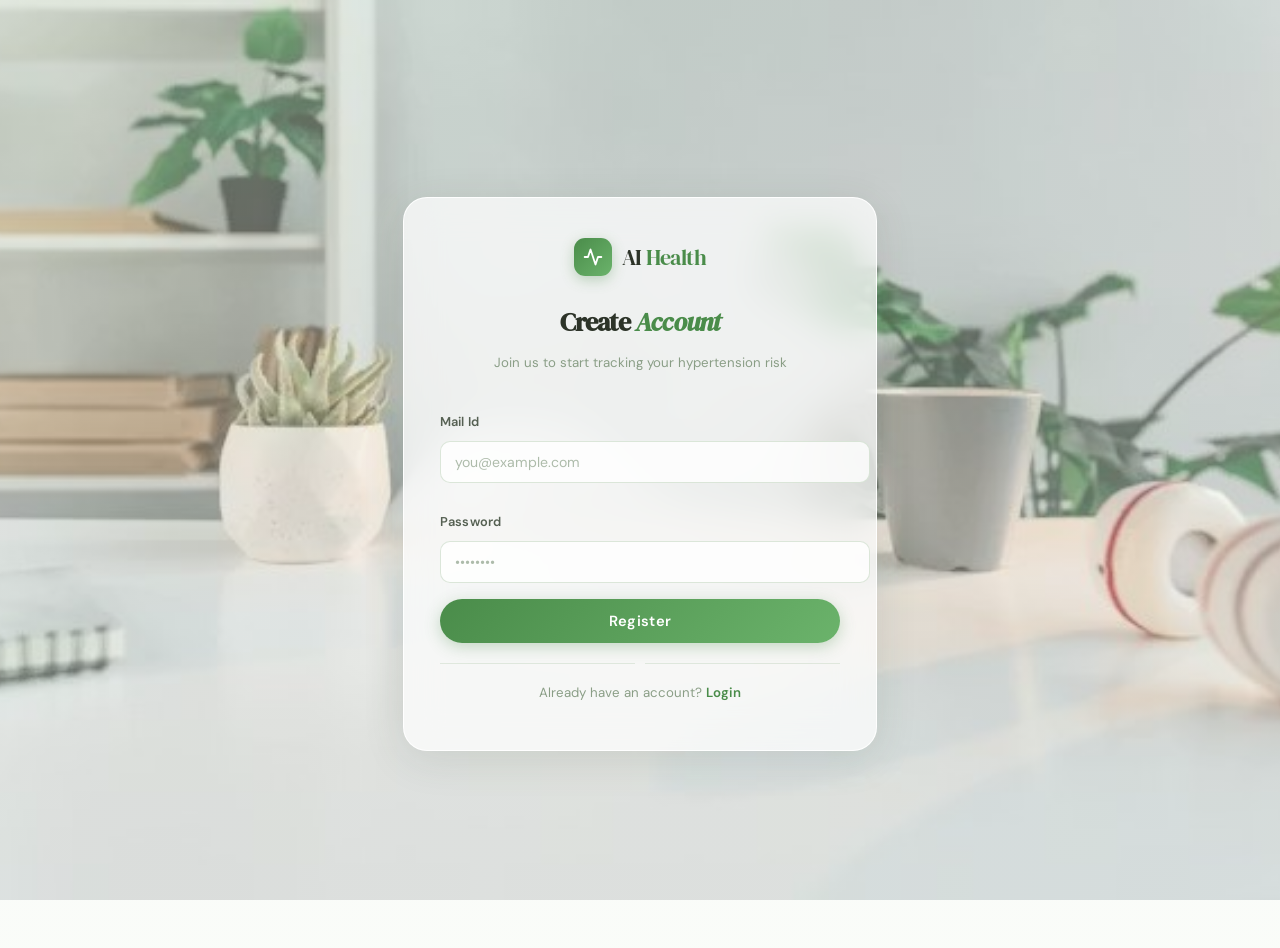
<file: frontend/register.html>
<!DOCTYPE html>
<html>
<head>
    <title>Register</title>
    <link rel="stylesheet" href="style.css">
    <link href="https://fonts.googleapis.com/css2?family=DM+Serif+Display:ital@0;1&family=DM+Sans:opsz,wght@9..40,300;9..40,400;9..40,500;9..40,600&display=swap" rel="stylesheet"/>
    <style>
    html, body { height: 100%; font-family: 'DM Sans', sans-serif; }
.login-bg { position: fixed; inset: 0; z-index: 0; background: linear-gradient(140deg, rgba(215,228,212,0.50) 0%, rgba(232,238,229,0.35) 45%, rgba(228,233,227,0.48) 100%),
url('[data-uri]') center/cover no-repeat fixed; }
.login-wrap {
  position: relative; z-index: 1;
  min-height: 100vh; display: flex;
  align-items: center; justify-content: center;
  padding: 24px;
}
.login-card {
  width: 100%; max-width: 400px;
  background: rgba(255,255,255,0.72);
  backdrop-filter: blur(18px); -webkit-backdrop-filter: blur(18px);
  border: 1px solid rgba(255,255,255,0.92);
  border-radius: 24px;
  box-shadow: 0 8px 40px rgba(60,80,55,0.13);
  padding: 40px 36px 36px;
  animation: fadeUp 0.45s ease both;
}
.login-brand {
  display: flex; align-items: center; justify-content: center;
  gap: 10px; margin-bottom: 28px;
}
.login-brand-icon {
  width: 38px; height: 38px;
  background: linear-gradient(135deg, #4a8c4a, #6bb36b);
  border-radius: 11px; display: flex; align-items: center; justify-content: center;
  box-shadow: 0 4px 14px rgba(74,140,74,0.32);
}
.login-brand-name {
  font-family: 'DM Serif Display', serif;
  font-size: 1.4rem; letter-spacing: -0.02em; color: #2c3328;
}
.login-brand-name span { color: #4a8c4a; }
.login-title {
  font-family: 'DM Serif Display', serif;
  font-size: 1.65rem; letter-spacing: -0.03em; color: #2c3328;
  text-align: center; margin-bottom: 6px;
}
.login-title em { color: #4a8c4a; font-style: italic; }
.login-sub {
  font-size: 0.83rem; color: #8a9e86;
  text-align: center; margin-bottom: 28px;
}
.login-field { display: flex; flex-direction: column; gap: 5px; margin-bottom: 16px; }
.login-field label {
  font-size: 0.8rem; font-weight: 600; color: #556052; letter-spacing: 0.01em;
}
.login-field input {
  padding: 11px 14px;
  border: 1.5px solid rgba(168,196,162,0.40);
  border-radius: 10px;
  background: rgba(255,255,255,0.80);
  font-family: 'DM Sans', sans-serif; font-size: 0.88rem; color: #2c3328;
  outline: none; transition: border-color 0.2s, box-shadow 0.2s;
}
.login-field input::placeholder { color: rgba(138,158,134,0.7); }
.login-field input:focus {
  border-color: #4a8c4a;
  box-shadow: 0 0 0 3px rgba(74,140,74,0.10);
  background: #fff;
}
.login-btn {
  width: 100%; padding: 12px 0; border: none; border-radius: 30px;
  background: linear-gradient(135deg, #4a8c4a, #6bb36b);
  color: #fff; font-family: 'DM Sans', sans-serif;
  font-size: 0.92rem; font-weight: 600; letter-spacing: 0.02em;
  cursor: pointer; box-shadow: 0 4px 16px rgba(74,140,74,0.30);
  transition: all 0.22s ease; margin-top: 6px;
}
.login-btn:hover { box-shadow: 0 6px 22px rgba(74,140,74,0.40); transform: translateY(-1px); filter: brightness(1.04); }
.login-btn:active { transform: translateY(0); }
.login-footer {
  text-align: center; font-size: 0.83rem;
  color: #8a9e86; margin-top: 20px;
}
.login-footer a { color: #4a8c4a; font-weight: 600; text-decoration: none; }
.login-footer a:hover { text-decoration: underline; }
.divider {
  display: flex; align-items: center; gap: 10px; margin: 20px 0 0;
}
.divider::before, .divider::after {
  content: ''; flex: 1; height: 1px; background: rgba(168,196,162,0.30);
}
@keyframes fadeUp { from { opacity: 0; transform: translateY(14px); } to { opacity: 1; transform: translateY(0); } }
    </style>
</head>
<body>

<div class="login-bg"></div>

<div class="login-wrap">
  <div class="login-card">

    <!-- brand -->
    <div class="login-brand">
      <div class="login-brand-icon">
        <svg width="20" height="20" viewBox="0 0 24 24" fill="none" stroke="white" stroke-width="2.2" stroke-linecap="round" stroke-linejoin="round"><path d="M22 12h-4l-3 9L9 3l-3 9H2"/></svg>
      </div>
      <span class="login-brand-name">AI <span>Health</span></span>
    </div>

    <h2 class="login-title">Create <em>Account</em></h2>
    <p class="login-sub">Join us to start tracking your hypertension risk</p>

    <!-- original fields — ids unchanged -->
    <div class="login-field">
      <label>Mail Id</label>
      <input id="email" placeholder="you@example.com" type="email"/>
    </div>

    <div class="login-field">
      <label>Password</label>
      <input id="password" type="password" placeholder="••••••••"/>
    </div>

    <button class="login-btn" onclick="register()">Register</button>

    <div class="divider"></div>

    <p class="login-footer">
      Already have an account? <a href="index.html">Login</a>
    </p>

  </div>
</div>

<script src="script.js"></script>
</body>
</html>
</file>
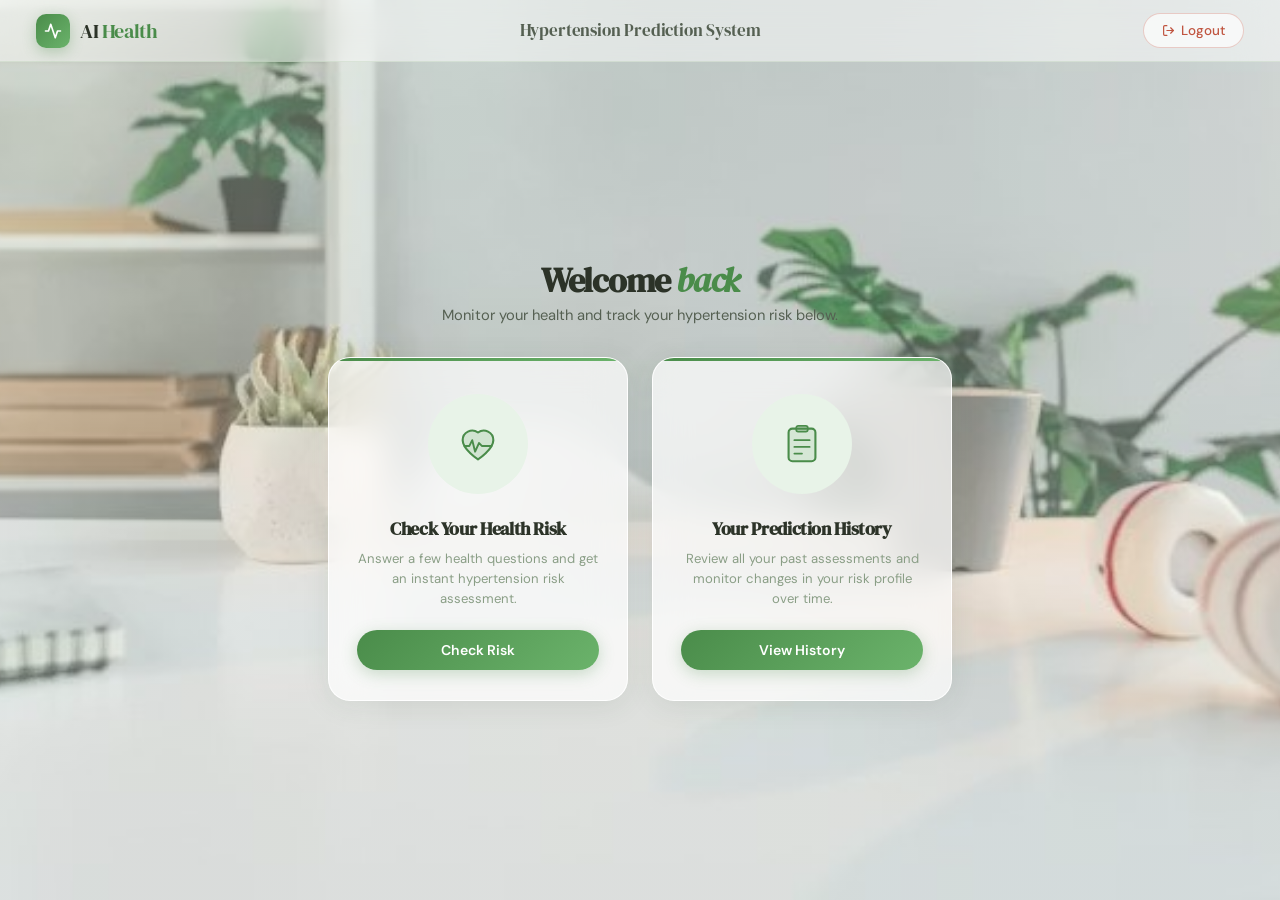
<file: frontend/user.html>
<!DOCTYPE html>
<html>
<head>
<title>User Dashboard — AI Health</title>
<link href="https://fonts.googleapis.com/css2?family=DM+Serif+Display:ital@0;1&family=DM+Sans:opsz,wght@9..40,300;9..40,400;9..40,500;9..40,600&display=swap" rel="stylesheet"/>
<style>
*, *::before, *::after { box-sizing: border-box; margin: 0; padding: 0; }
:root {
  --green:      #4a8c4a;
  --green-lt:   #6bb36b;
  --green-pale: #e8f3e8;
  --text-dark:  #2c3328;
  --text-mid:   #556052;
  --text-light: #8a9e86;
  --danger:     #c05540;
  --radius:     22px;
}
html, body { height: 100%; font-family: 'DM Sans', sans-serif; color: var(--text-dark); overflow: hidden; }
.bg {
  position: fixed; inset: 0; z-index: 0;
  background:
    linear-gradient(140deg, rgba(215,228,212,0.45) 0%, rgba(232,238,229,0.30) 45%, rgba(228,233,227,0.42) 100%),
    url('[data-uri]') center/cover no-repeat;
}
.shell { position: relative; z-index: 1; display: flex; flex-direction: column; height: 100vh; }
.topbar {
  height: 62px;
  display: flex; align-items: center; justify-content: space-between;
  padding: 0 36px;
  background: rgba(255,255,255,0.50);
  backdrop-filter: blur(20px); -webkit-backdrop-filter: blur(20px);
  border-bottom: 1px solid rgba(168,196,162,0.28);
  flex-shrink: 0; position: relative;
}
.brand { display: flex; align-items: center; gap: 10px; }
.brand-icon {
  width: 34px; height: 34px;
  background: linear-gradient(135deg, #4a8c4a, #6bb36b);
  border-radius: 10px; display: flex; align-items: center; justify-content: center;
  box-shadow: 0 4px 14px rgba(74,140,74,0.32);
}
.brand-name { font-family: 'DM Serif Display', serif; font-size: 1.25rem; letter-spacing: -0.02em; color: var(--text-dark); }
.brand-name span { color: var(--green); }
.topbar-center {
  position: absolute; left: 50%; transform: translateX(-50%);
  font-family: 'DM Serif Display', serif;
  font-size: 1.05rem; color: var(--text-mid); letter-spacing: -0.01em;
  pointer-events: none; white-space: nowrap;
}
.logout-btn {
  display: flex; align-items: center; gap: 6px;
  padding: 8px 18px; border: 1.5px solid rgba(192,85,64,0.28); border-radius: 30px;
  background: rgba(255,255,255,0.68); color: var(--danger);
  font-family: 'DM Sans', sans-serif; font-size: 0.84rem; font-weight: 500;
  cursor: pointer; transition: all 0.2s ease;
}
.logout-btn:hover {
  background: rgba(192,85,64,0.07); border-color: rgba(192,85,64,0.5);
  transform: translateY(-1px); box-shadow: 0 4px 12px rgba(192,85,64,0.12);
}
.stage {
  flex: 1; display: flex; flex-direction: column;
  align-items: center; justify-content: center;
  padding: 32px 24px; gap: 32px;
}
.greeting { text-align: center; animation: fadeUp 0.5s ease both; }
.greeting h1 { font-family: 'DM Serif Display', serif; font-size: 2.1rem; letter-spacing: -0.03em; line-height: 1.15; color: var(--text-dark); }
.greeting h1 em { color: var(--green); font-style: italic; }
.greeting p { font-size: 0.92rem; color: var(--text-mid); margin-top: 6px; }
.cards-row { display: flex; gap: 24px; flex-wrap: wrap; justify-content: center; animation: fadeUp 0.5s 0.1s ease both; }
.card {
  width: 300px;
  background: rgba(255,255,255,0.70);
  backdrop-filter: blur(18px); -webkit-backdrop-filter: blur(18px);
  border: 1px solid rgba(255,255,255,0.92);
  border-radius: var(--radius);
  box-shadow: 0 4px 28px rgba(60,80,55,0.10);
  padding: 36px 28px 30px;
  display: flex; flex-direction: column; align-items: center;
  transition: transform 0.25s ease, box-shadow 0.25s ease;
  position: relative; overflow: hidden;
}
.card::before {
  content: ''; position: absolute; top: 0; left: 0; right: 0; height: 3px;
  border-radius: var(--radius) var(--radius) 0 0;
  background: linear-gradient(90deg, #4a8c4a, #6bb36b);
}
.card:hover { transform: translateY(-6px); box-shadow: 0 12px 40px rgba(60,80,55,0.15); }
.card-icon-wrap {
  width: 100px; height: 100px; border-radius: 50%;
  background: var(--green-pale);
  display: flex; align-items: center; justify-content: center;
  margin-bottom: 22px; transition: transform 0.3s ease;
}
.card:hover .card-icon-wrap { transform: scale(1.07); }
.card h3 { font-family: 'DM Serif Display', serif; font-size: 1.15rem; letter-spacing: -0.02em; color: var(--text-dark); text-align: center; margin-bottom: 8px; }
.card p { font-size: 0.82rem; color: var(--text-light); text-align: center; line-height: 1.5; margin-bottom: 22px; }
.card-btn {
  width: 100%; padding: 11px 0; border: none; border-radius: 30px;
  background: linear-gradient(135deg, #4a8c4a, #6bb36b);
  color: #fff; font-family: 'DM Sans', sans-serif;
  font-size: 0.88rem; font-weight: 600; cursor: pointer;
  box-shadow: 0 4px 16px rgba(74,140,74,0.28); transition: all 0.22s ease;
}
.card-btn:hover { box-shadow: 0 6px 22px rgba(74,140,74,0.38); transform: translateY(-1px); filter: brightness(1.05); }
.card-btn:active { transform: translateY(0); }
@keyframes fadeUp { from { opacity: 0; transform: translateY(14px); } to { opacity: 1; transform: translateY(0); } }
</style>
</head>
<body>
<div class="bg"></div>
<div class="shell">
  <nav class="topbar">
    <div class="brand">
      <div class="brand-icon">
        <svg width="18" height="18" viewBox="0 0 24 24" fill="none" stroke="white" stroke-width="2.2" stroke-linecap="round" stroke-linejoin="round">
          <path d="M22 12h-4l-3 9L9 3l-3 9H2"/>
        </svg>
      </div>
      <span class="brand-name">AI <span>Health</span></span>
    </div>
    <span class="topbar-center">Hypertension Prediction System</span>
    <button class="logout-btn" onclick="logout()">
      <svg width="13" height="13" viewBox="0 0 24 24" fill="none" stroke="currentColor" stroke-width="2.2" stroke-linecap="round" stroke-linejoin="round">
        <path d="M9 21H5a2 2 0 0 1-2-2V5a2 2 0 0 1 2-2h4"/>
        <polyline points="16 17 21 12 16 7"/>
        <line x1="21" y1="12" x2="9" y2="12"/>
      </svg>
      Logout
    </button>
  </nav>
  <div class="stage">
    <div class="greeting">
      <h1>Welcome <em>back</em></h1>
      <p>Monitor your health and track your hypertension risk below.</p>
    </div>
    <div class="cards-row">
      <div class="card">
        <div class="card-icon-wrap">
          <svg width="46" height="46" viewBox="0 0 48 48" fill="none" xmlns="http://www.w3.org/2000/svg">
            <path d="M24 40s-16-10.5-16-20a10 10 0 0 1 16-8 10 10 0 0 1 16 8c0 9.5-16 20-16 20z" fill="rgba(74,140,74,0.15)" stroke="#4a8c4a" stroke-width="2.2" stroke-linejoin="round"/>
            <polyline points="10,26 15,26 18,20 21,32 25,23 28,26 38,26" stroke="#4a8c4a" stroke-width="2" stroke-linecap="round" stroke-linejoin="round" fill="none"/>
          </svg>
        </div>
        <h3>Check Your Health Risk</h3>
        <p>Answer a few health questions and get an instant hypertension risk assessment.</p>
        <button class="card-btn" onclick="window.location.href='predict.html'">Check Risk</button>
      </div>
      <div class="card">
        <div class="card-icon-wrap">
          <svg width="46" height="46" viewBox="0 0 48 48" fill="none" xmlns="http://www.w3.org/2000/svg">
            <rect x="10" y="8" width="28" height="34" rx="4" fill="rgba(74,140,74,0.12)" stroke="#4a8c4a" stroke-width="2.2"/>
            <rect x="18" y="5" width="12" height="6" rx="2" fill="rgba(74,140,74,0.2)" stroke="#4a8c4a" stroke-width="1.8"/>
            <line x1="16" y1="20" x2="32" y2="20" stroke="#4a8c4a" stroke-width="1.8" stroke-linecap="round"/>
            <line x1="16" y1="27" x2="32" y2="27" stroke="#4a8c4a" stroke-width="1.8" stroke-linecap="round"/>
            <line x1="16" y1="34" x2="24" y2="34" stroke="#4a8c4a" stroke-width="1.8" stroke-linecap="round"/>
          </svg>
        </div>
        <h3>Your Prediction History</h3>
        <p>Review all your past assessments and monitor changes in your risk profile over time.</p>
        <button class="card-btn" onclick="window.location.href='history.html'">View History</button>
      </div>
    </div>
  </div>
</div>
<script src="script.js"></script>
<script>
  function logout() {
    localStorage.clear();
    window.location.href = "index.html";
  }
</script>
</body>
</html>
</file>
<file: frontend/style.css>
/* ===== PALETTE (matches your screenshot vibe) ===== */
:root {
    --bg-main: #f0f6ec;          /* very light mint background */
    --card-bg: #e3f0d9;          /* soft green card */
    --input-bg: #b9dd8a;         /* pastel green input (like your image) */
    --primary: #6aa84f;          /* calm green accent */
    --text-dark: #1f2933;
    --border: rgba(0,0,0,0.08);
}

/* ===== BACKGROUND (premium, no people) ===== */
/* ---------- BACKGROUND (your leaf image, properly centered) ---------- */
body {
    margin: 0;
    min-height: 100vh;

    background:
        linear-gradient(rgba(240, 246, 236, 0.35), rgba(240, 246, 236, 0.35)),
        url("leaf.jpg")
        center/cover no-repeat fixed;

    font-family: "Segoe UI", Tahoma, sans-serif;
}

/* ---------- SINGLE CLEAN LOGIN CARD ---------- */
.container {
    width: 1000px;
    max-width: 95%;
    margin: 60px auto;
    background: #c8cccaf4;
    padding: 26px 40px 32px;
    border-radius: 18px;
    box-shadow: 0 10px 30px rgba(0,0,0,0.08);
}

/* ---------- INPUT STYLE (matches your theme) ---------- */
input {
    width: 100%;
    padding: 10px 12px;
    margin-top: 6px;
    border: none;
    border-radius: 10px;
    background: #86ca2e;   /* pastel green like your image */
    font-size: 14px;
    outline: none;
}

/* ---------- BUTTON STYLE ---------- */
button {
    margin-top: 25px;
    width: 50%;
    padding: 12px;
    border: none;
    border-radius: 12px;
    font-weight: 600;
    cursor: pointer;
    transition: 0.2s ease;
    display: block;
    margin: 25px auto 0;

    background: var(--primary);   /* 👈 THIS IS THE KEY CHANGE */
    
}



/* ---------- TEXT ALIGNMENT ---------- */
h2 {
    text-align: center;
    letter-spacing: 1px;
}


/* ===== FORM STYLE (like your screenshot) ===== */
label {
    display: block;
    font-weight: 600;
    margin-top: 14px;
    color: #2f3e46;
}

input, select {
    width: 100%;
    padding: 10px 12px;
    margin-top: 6px;
    border: none;
    border-radius: 10px;
    background: #b9dd8a;   /* pastel green like your screenshot */
    font-size: 14px;
    outline: none;
}

/* subtle focus effect */
input:focus, select:focus {
    box-shadow: 0 0 0 2px rgba(106,168,79,0.3);
}

/* ===== BUTTONS (soft green) ===== */
button {
    margin-top: 25px;
    width: 50%;
    padding: 12px;
    border: none;
    border-radius: 12px;
    font-weight: 600;
    cursor: pointer;
    transition: 0.2s ease;
    display: block;
    margin: 25px auto 0;
}

button.primary {
    background: #6aa84f;
    color: white;
    width: 55%;
    border-radius: 12px;
}


button.secondary {
    display: inline-block;   
    width: auto;           
    padding: 6px 12px;
    font-size: 15px;
    position: fixed;
    top: 10px;
    right: 20px;
    border-radius: 6px;
}



button:hover {
    transform: translateY(-1px);
}

/* ===== RESULT BOX ===== */
#result {
    margin-top: 16px;
    padding: 12px;
    border-radius: 12px;
    background: rgba(255,255,255,0.6);
    border: 1px solid var(--border);
    white-space: pre-line;
}

/* ===== HISTORY TABLE ===== */
table {
    width: 100%;
    border-collapse: collapse;
    margin-top: 12px;
    background: rgba(255,255,255,0.7);
}

th, td {
    padding: 8px;
    border: 1px solid var(--border);
}

th {
    background: rgba(255,255,255,0.9);
}

/* ===== FLEX NAV FOR DASHBOARDS ===== */
.nav{
    display:flex;
    justify-content:center;
    gap:15px;
    margin:20px 0;
}
/* ===== USER DASHBOARD (CARD LAYOUT LIKE YOUR IMAGE) ===== */

.dashboard {
    max-width: 1000px;
    margin: 40px auto;
    display: grid;
    grid-template-columns: repeat(2, 1fr);
    gap: 24px;
}

.topbar {
    max-width: 1000px;
    margin: 20px auto;
    justify-content: space-between;
    align-items: center;
}

.topbar h2 {
    margin: 0;
    color: #1f2933;
}

.card {
    background: rgba(255,255,255,0.75);
    backdrop-filter: blur(8px);
    border-radius: 18px;
    padding: 20px;
    text-align: center;
    box-shadow: 0 8px 25px rgba(0,0,0,0.08);
    border: 1px solid rgba(0,0,0,0.06);
}

.card img {
    width: 80%;
    max-width: 280px;
    margin-bottom: 12px;
}

.card h3 {
    margin: 8px 0 12px 0;
}

.action-btn {
    background: #6aa84f;
    color: white;
    padding: 10px 18px;
    border: none;
    border-radius: 10px;
    font-weight: 600;
    cursor: pointer;
}

/* ===== HISTORY PAGE LAYOUT ===== */

/* ===== HISTORY TOP BAR (ARROW + CENTERED TITLE) ===== */

.history-topbar {
    max-width: 900px;
    margin: 20px auto;
    display: flex;
    align-items: center;
}

/* Title stays centered */
.history-topbar h2 {
    flex: 1;
    text-align: center;
    margin: 0;
}

/* Back arrow button */
.back-arrow {
    background: #e3f0d9;
    border: 1px solid rgba(0,0,0,0.08);
    width: 40px;
    height: 40px;
    border-radius: 50%;
    font-size: 20px;
    cursor: pointer;
    display: flex;
    align-items: center;
    justify-content: center;
 
    position: fixed;
    top: 10px;
    left: 10px;

}

.back-arrow:hover {
    background: #d3e6c6;
}

.history-container {
    max-width: 900px;
    margin: 110px auto;
    background: rgba(255,255,255,0.8);
    backdrop-filter: blur(6px);
    padding: 20px;
    border-radius: 16px;
    box-shadow: 0 8px 24px rgba(0,0,0,0.08);
    align-items: center;
}

.history-table {
   

    width: 100%;
    border-collapse: collapse;
}

.history-table th,
.history-table td {
    padding: 10px;
    border: 1px solid rgba(0,0,0,0.08);
}

.history-table th {
    background: #f0f6ec;
    text-align: left;
}
.history-table td:last-child,
.history-table th:last-child {
    width: 100px;  /* gives space for Delete button */
    text-align: center;
}

/* ===== FIXED DELETE BUTTON ===== */
.delete-btn {
    background: #dc2626;
    color: white;
    border: none;
    padding: 6px 14px;   /* <-- IMPORTANT: wider padding */
    border-radius: 8px;
    cursor: pointer;
    font-size: 13px;
    white-space: nowrap; /* <-- PREVENTS TEXT FROM BREAKING */
    min-width: 70px;     /* <-- ENSURES BUTTON DOESN’T SHRINK */
}
/* ===== ADMIN USERS GRID ===== */

.user-grid{
    display:grid;
    grid-template-columns:repeat(auto-fit,minmax(220px,1fr));
    gap:18px;
    margin-top:15px;
}

.user-card{
    background:rgba(255,255,255,0.75);
    backdrop-filter: blur(6px);
    border-radius:14px;
    padding:16px;
    box-shadow:0 6px 20px rgba(0,0,0,0.06);
}

.user-id{
    font-weight:600;
    color:#1f2933;
}

.user-email{
    font-size:14px;
    margin-top:4px;
}

.user-role{
    margin-top:8px;
    display:inline-block;
    padding:4px 10px;
    border-radius:20px;
    font-size:12px;
}

.user-role.admin{
    background:#ffd9d9;
}

.user-role.user{
    background:#d9f5d9;
}
.chart-card{
    background:rgba(255,255,255,0.75);
    border-radius:16px;
    padding:20px;
    margin-top:20px;
    box-shadow:0 6px 20px rgba(0,0,0,0.06);
}
</file>
